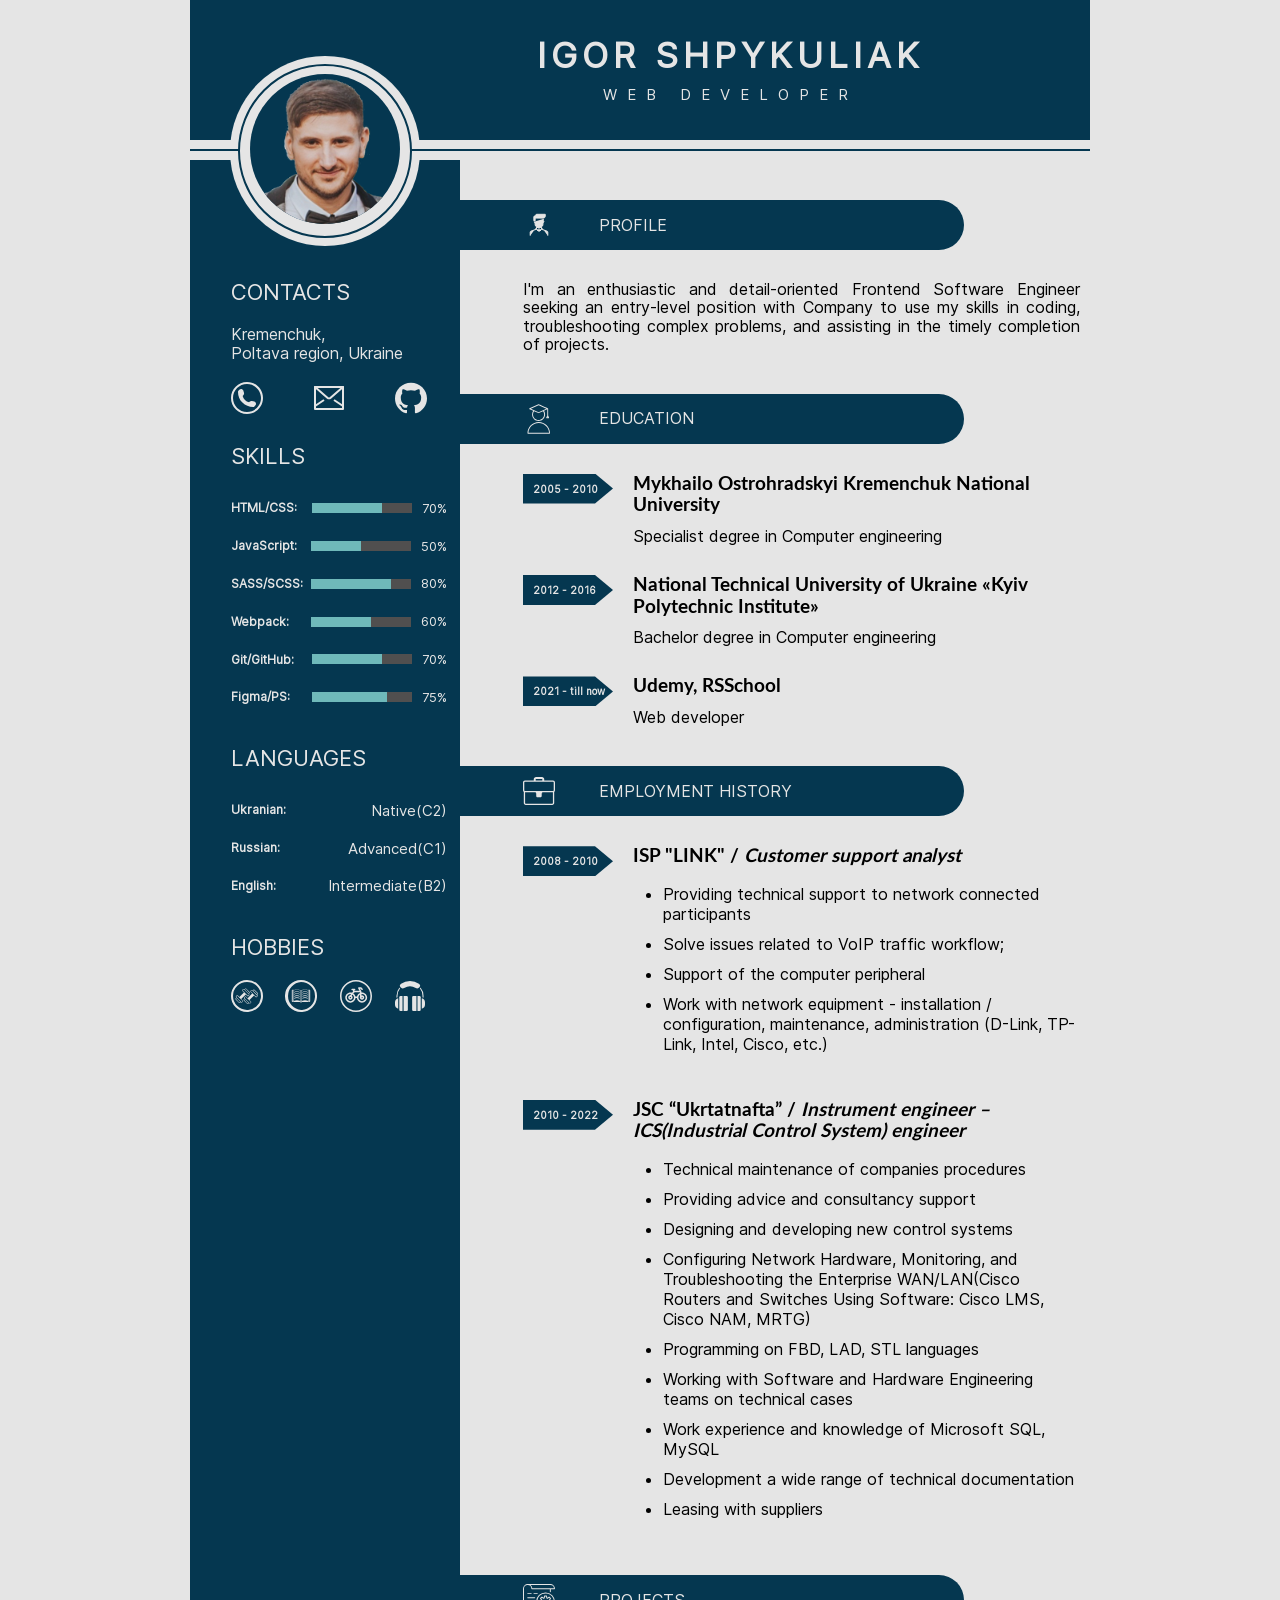
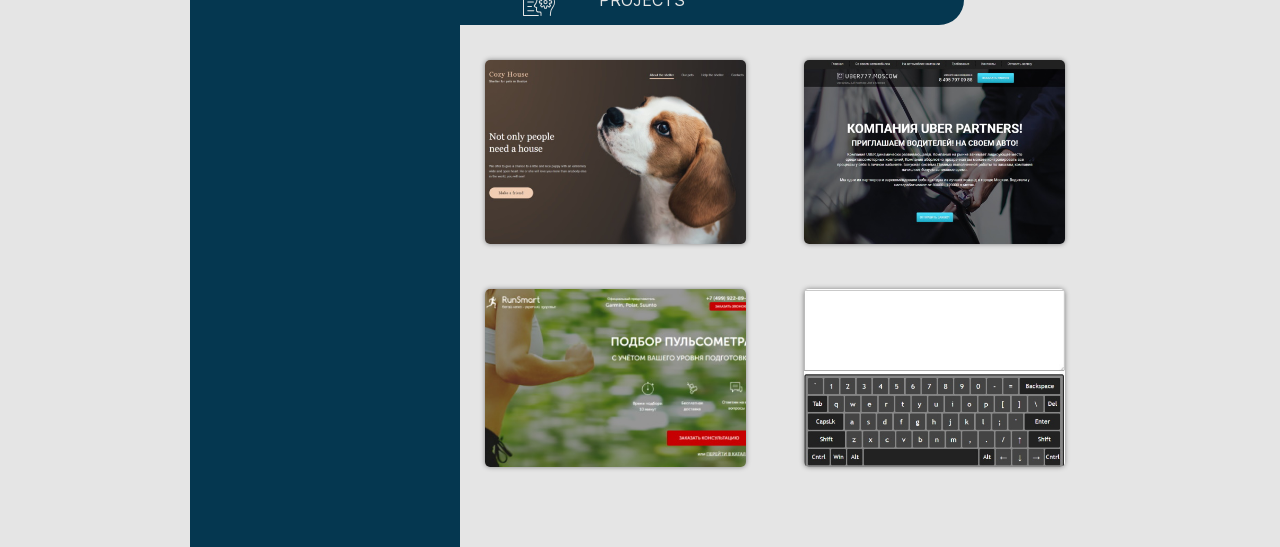
<file: index.html>
<!DOCTYPE html>
<html lang="en">
<head>
    <meta charset="UTF-8">
    <meta http-equiv="X-UA-Compatible" content="IE=edge">
    <meta name="viewport" content="width=device-width, initial-scale=1.0">
    <link type="Image/x-icon" href="icons/favicon.ico" rel="icon">
    <link rel="stylesheet" href="css/normalize.css">
    <link rel="stylesheet" href="css/fonts.css">
    <link rel="stylesheet" href="css/style.min.css">
    <title>Igor Shpykuliak</title>
</head>
<body>
    <div class="container">
        <header class="header">
            <div class="header__logo-wrapper">
                <div class="header__logo">
                    <img src="images/Own.png" alt="Igor" class="header__img">
                </div>
            </div>
            <div class="header__title">
                <h1 class="header__name">Igor Shpykuliak</h1>
                <span class="header__subtitle">Web developer</span>
            </div>
        </header>
   
        <main class="main">
            <aside class="main-aside">
                <div class="main-aside__menu">Menu</div>
                <div class="main-aside__wrapper">
                    <section class="main-aside__contacts">
                        <h2>Contacts</h2>
                        <address class="main-aside__address">Kremenchuk,<br> Poltava region, Ukraine</address>
                        <ul>
                            <li class="main-aside__phone"><a href="tel:+380674388000"><img src="icons/phone.svg" alt="phone"></a></li>
                            <li class="main-aside__mail"><a href="mailto:defleppard333gmail.com"><img src="icons/mail.svg" alt="mail"></a></li>
                            <li class="main-aside__git"><a href="https://github.com/DefLeppard333"><img src="icons/github.svg" alt="git"></a></li>
                        </ul>
                    </section>
                    <section class="main-aside__hard-skills">
                        <h2>Skills</h2>
                        <ul class="main-aside__skills">
                            <li>
                                <h3>HTML<span>/</span>CSS: </h3> 
                                <div class="main-aside__skills-content">
                                    <progress class="main-aside__skills-progress" value="70" max="100" data-current = "70"></progress>
                                    <span class="main-aside__skills-progress-num">70%</span>
                                </div>
                            </li>
                            <li>
                                <h3>JavaScript: </h3> 
                                <div class="main-aside__skills-content">
                                    <progress class="main-aside__skills-progress" value="50" max="100" data-current = "50"></progress>
                                    <span class="main-aside__skills-progress-num">50%</span>
                                </div>
                            </li>
                            <li>
                                <h3>SASS<span>/</span>SCSS: </h3>
                                <div class="main-aside__skills-content">
                                    <progress class="main-aside__skills-progress" value="80" max="100" data-current = "80"></progress>
                                    <span class="main-aside__skills-progress-num">80%</span>
                                </div>
                            </li>
                            <li>
                                <h3>Webpack: </h3>
                                <div class="main-aside__skills-content">
                                    <progress class="main-aside__skills-progress" value="60" max="100" data-current = "60"></progress>
                                    <span class="main-aside__skills-progress-num">60%</span>
                                </div>
                            </li>
                            <li>
                                <h3>Git<span>/</span>GitHub: </h3>
                                <div class="main-aside__skills-content">
                                    <progress class="main-aside__skills-progress" value="70" max="100" data-current = "70"></progress>
                                    <span class="main-aside__skills-progress-num">70%</span>
                                </div>
                            </li>
                            <li>
                                <h3>Figma<span>/</span>PS: </h3>
                                <div class="main-aside__skills-content">
                                    <progress class="main-aside__skills-progress" value="75" max="100" data-current = "75"></progress>
                                    <span class="main-aside__skills-progress-num">75%</span>
                                </div>
                            </li>
                        </ul>
                    </section>
                    <!-- <section class="main-aside__soft-skills">
                        <h2>Soft Skills</h2>
                        <ul class="main-aside__skills">
                            <li>
                                <h3>Problem-Solving: </h3> 
                                <div class="main-aside__skills-content">
                                    <progress class="main-aside__skills-progress" value="100" max="100" data-current = "100"></progress>
                                    <span class="main-aside__skills-progress-num">100%</span>
                                </div>
                            </li>
                            <li>
                                <h3>Adaptability: </h3> 
                                <div class="main-aside__skills-content">
                                    <progress class="main-aside__skills-progress" value="100" max="100" data-current = "100"></progress>
                                    <span class="main-aside__skills-progress-num">100%</span>
                                </div>
                            </li>
                            <li>
                                <h3>Patience: </h3>
                                <div class="main-aside__skills-content">
                                    <progress class="main-aside__skills-progress" value="100" max="100" data-current = "100"></progress>
                                    <span class="main-aside__skills-progress-num">100%</span>
                                </div>
                            </li>
                            <li>
                                <h3>Communication: </h3>
                                <div class="main-aside__skills-content">
                                    <progress class="main-aside__skills-progress" value="90" max="100" data-current = "90"></progress>
                                    <span class="main-aside__skills-progress-num">90%</span>
                                </div>
                            </li>
                            <li>
                                <h3>Teamwork: </h3>
                                <div class="main-aside__skills-content">
                                    <progress class="main-aside__skills-progress" value="80" max="100" data-current = "80"></progress>
                                    <span class="main-aside__skills-progress-num">80%</span>
                                </div>
                            </li>
                        </ul>
                    </section> -->
                    <section class="main-aside__langs">
                        <h2>Languages</h2>
                        <ul class="main-aside__langs-list">
                            <li>
                                <h3>Ukranian:</h3>
                                <span>Native(C2)</span>
                            </li>
                            <li>
                                <h3>Russian:</h3>
                                <span>Advanced(C1)</span>
                            </li>
                            <li>
                                <h3>English:</h3>
                                <span>Intermediate(B2)</span>
                            </li>
                        </ul>
                    </section>
                    <section class="main-aside__hobbies">
                        <h2>Hobbies</h2>
                        <ul>
                            <li><img src="icons/gym.svg" alt=""></li>
                            <li><img src="icons/book.svg" alt=""></li>
                            <li><img src="icons/bicycle.svg" alt=""></li>
                            <li><img src="icons/headphones.svg" alt=""></li>
                        </ul>
                    </section>
                </div>
            </aside>
            <div class="main__content">
                <section class="main__content-profile">
                    <div class="main__content-line">
                        <img src="icons/profile.svg" alt="Profile">
                        <h2>Profile</h2>
                    </div>
                    <div class="main__content-about">I'm an enthusiastic and detail-oriented Frontend Software Engineer seeking an entry-level position with Company to use my skills in coding, troubleshooting complex problems, and assisting in the timely completion of projects.</div>
                </section>
                <section class="main__content-education">
                    <div class="main__content-line">
                        <img src="icons/edu.svg" alt="book">
                        <h2>Education</h2>
                    </div>
                    <div class="main__content-wrapper">
                        <div class="main__content-arrow">2005 - 2010</div>
                        <div class="main__content-text"> 
                            <h3>Mykhailo Ostrohradskyi Kremenchuk National University</h3>
                             Specialist degree in Computer engineering 
                        </div>
                    </div>
                    <div class="main__content-wrapper">
                        <div class="main__content-arrow">2012 - 2016</div>
                        <div class="main__content-text">
                            <h3>National Technical University of Ukraine «Kyiv Polytechnic Institute»</h3>
                            Bachelor degree in Computer engineering  
                        </div>
                    </div>
                    <div class="main__content-wrapper">
                        <div class="main__content-arrow">2021 - till now</div>
                        <div class="main__content-text">
                            <h3>Udemy, RSSchool</h3>
                            Web developer 
                        </div>
                    </div>
                </section>
                <section class="main__content-work">
                    <div class="main__content-line">
                        <img src="icons/work.svg" alt="work">
                        <h2>Employment history</h2>
                    </div>
                    <div class="main__content-wrapper">
                        <div class="main__content-arrow">2008 - 2010</div>
                        <div class="main__content-text"> 
                            <h3>ISP "LINK" / <span>Customer support analyst</span></h3>
                             <ul>
                                 <li>Providing technical support to network connected participants</li>
                                 <li>Solve issues related to VoIP traffic workflow;</li>
                                 <li>Support of the computer peripheral</li>
                                 <li>Work with network equipment - installation / configuration, maintenance, administration (D-Link, TP-Link, Intel, Cisco, etc.)</li>
                             </ul>
                        </div>
                    </div>
                    <div class="main__content-wrapper">
                        <div class="main__content-arrow">2010 - 2022</div>
                        <div class="main__content-text"> 
                            <h3>JSC “Ukrtatnafta” / <span>Instrument engineer – ICS(Industrial Control System) engineer</span></h3>
                             <ul>
                                 <li>Technical maintenance of companies procedures</li>
                                 <li>Providing advice and consultancy support</li>
                                 <li>Designing and developing new control systems</li>
                                 <li>Configuring Network Hardware, Monitoring, and Troubleshooting the Enterprise  WAN/LAN(Cisco Routers and Switches Using Software: Cisco LMS, Cisco NAM, MRTG)</li>
                                 <li>Programming on FBD, LAD, STL languages</li>
                                 <li>Working with Software and Hardware Engineering teams on technical cases</li>
                                 <li>Work experience and knowledge of Microsoft SQL, MySQL</li>
                                 <li>Development a wide range of technical documentation</li>
                                 <li>Leasing with suppliers</li>
                             </ul>
                        </div>
                    </div>                    
                </section>
                <section class="main__content-portfolio">
                    <div class="main__content-line">
                        <img src="icons/portfolio.svg" alt="case">
                        <h2>Projects</h2>
                    </div>
                    <ul class="main__content-list">
                        <li> 
                            <a href="https://rolling-scopes-school.github.io/defleppard333-JSFE2022Q1/shelter/index.html" target="_blank" class="main__content-desc">Shelter</a>
                            <img src="images/shelter.jpg" alt="Shelter">
                        </li>
                        <li> 
                            <a href="https://defleppard333.github.io/uber/" target="_blank" class="main__content-desc"><span>Uber</span> </a>
                            <img src="images/uber.jpg" alt="uber">
                         </li>
                        <li> 
                            <a href="https://defleppard333.github.io/pulse/" target="_blank" class="main__content-desc">Pulse</a>
                            <img src="images/pulse.jpg" alt="pulse"> 
                        </li>
                        <li> 
                            <a href="https://defleppard333.github.io/VirtualKeyboard/" target="_blank" class="main__content-desc">VirtualKeyboard</a>
                            <img src="images/vrk.jpg" alt="keyboard"> 
                        </li>
                        
                       
                    </ul>
                </section>
            </div>
        </main>
    </div>
    <script src="js/index.js"></script>
</body>
</html>
</file>
<file: css/fonts.css>
@font-face {
    font-family: 'Inter';
    src: local('Inter Regular'), local('Inter-Regular'),
        url('../fonts/Inter-Regular.woff2') format('woff2'),
        url('../fonts/Inter-Regular.woff') format('woff'),
        url('../fonts/Inter-Regular.ttf') format('truetype');
    font-weight: 400;
    font-style: normal;
}
@font-face {
    font-family: 'Lato';
    src: url('../fonts/Lato-Bold.eot');
    src: url('Lato-Bold.eot?#iefix') format('embedded-opentype'),
    url('../fonts/Lato-Bold.woff') format('woff'),
    url('../fonts/Lato-Bold.ttf') format('truetype');
    font-weight: 700;
    font-style: normal;
    }
</file>
<file: css/style.min.css>
:root{font-size:10px}html{scroll-behavior:smooth;font-family:"Inter", sans-serif}body{background-color:#E5E5E5}._lock{overflow:hidden}.container{max-width:900px;margin:0 auto;position:relative}.header{text-align:center;position:relative;height:140px;background-color:#053750}@media (max-width: 360px){.header{height:100px}}.header::after{content:"";position:absolute;bottom:-11px;display:block;width:100%;border-bottom:2px solid #053750;z-index:1}.header__logo{position:absolute;bottom:-60%;left:60px;background-color:#053750;border-radius:100%;width:150px;height:150px;overflow:hidden;z-index:3}@media (max-width: 768px){.header__logo{bottom:0;top:15px;left:4%;width:100px;height:100px}}@media (max-width: 520px){.header__logo{display:none}}.header__logo-wrapper{width:70%}.header__logo-wrapper::after{content:'';position:absolute;bottom:-70%;left:48px;width:170px;height:170px;border-radius:100%;background-color:#E5E5E5;border:2px solid #053750;z-index:2}@media (max-width: 768px){.header__logo-wrapper::after{display:none}}.header__logo-wrapper::before{content:'';position:absolute;bottom:-76%;left:40px;width:190px;height:190px;background-color:#E5E5E5;border-radius:100%;z-index:1}@media (max-width: 768px){.header__logo-wrapper::before{display:none}}.header__logo img{width:80%}.header__title{width:80%;float:right;color:#E5E5E5;text-transform:uppercase}@media (max-width: 520px){.header__title{width:100%}}.header__name{margin:0;margin-top:35px;font-size:35px;letter-spacing:0.5rem}@media (max-width: 600px){.header__name{font-size:26px}}@media (max-width: 360px){.header__name{font-size:20px;margin-top:25px}}.header__subtitle{margin-top:0.5rem;font-size:15px;line-height:40px;letter-spacing:1rem}@media (max-width: 600px){.header__subtitle{font-size:10px}}.main{margin-top:20px;display:-webkit-box;display:-ms-flexbox;display:flex;-webkit-box-pack:center;-ms-flex-pack:center;justify-content:center;position:relative}.main-aside{background-color:#053750;-ms-flex-preferred-size:30%;flex-basis:30%;min-width:270px;position:relative}.main-aside__menu{display:none;position:absolute;top:0;right:-50px;width:50px;height:30px;text-align:center;line-height:28px;color:#E5E5E5;letter-spacing:0.06em;background-color:#053750;cursor:pointer}@media (max-width: 768px){.main-aside__menu{display:block}}@media (max-width: 768px){.main-aside{position:absolute;top:0;left:-270px}.main-aside_active{left:0}}.main-aside__contacts ul{margin:0;margin-top:20px;list-style-type:none;padding:0;display:-webkit-box;display:-ms-flexbox;display:flex;-webkit-box-pack:justify;-ms-flex-pack:justify;justify-content:space-between}.main-aside__contacts ul li{width:32px;height:32px;margin-right:20px}.main-aside__wrapper{margin:100px 5% 0 15%;display:-webkit-box;display:-ms-flexbox;display:flex;-webkit-box-orient:vertical;-webkit-box-direction:normal;-ms-flex-direction:column;flex-direction:column}@media (max-width: 768px){.main-aside__wrapper{margin:20px 5% 0 15%}}.main-aside__wrapper h2{font-size:22px;color:#E5E5E5;font-weight:400;text-transform:uppercase;margin:20px 0}.main-aside__address{-ms-flex-preferred-size:100%;flex-basis:100%;color:#E5E5E5;font-size:16px;font-style:normal}.main-aside__hard-skills{margin-top:10px}.main-aside__skills{padding:0;list-style-type:none;color:#E5E5E5}.main-aside__skills li{display:-webkit-box;display:-ms-flexbox;display:flex;-webkit-box-pack:justify;-ms-flex-pack:justify;justify-content:space-between;-webkit-box-align:center;-ms-flex-align:center;align-items:center}.main-aside__skills h3{font-size:12px}.main-aside__skills-content{display:-webkit-box;display:-ms-flexbox;display:flex;-webkit-box-align:center;-ms-flex-align:center;align-items:center}.main-aside__skills-progress{background-color:#6FB9BA;border-radius:20px}.main-aside__skills-progress::-webkit-progress-bar{background-color:#504f4f}.main-aside__skills-progress::-webkit-progress-value{background-color:#6FB9BA}.main-aside__skills-progress::-moz-progress-bar{background-color:#6FB9BA}.main-aside__skills-progress-num{margin-left:10px;font-size:13px}.main-aside__langs-list{padding:0;list-style-type:none;color:#E5E5E5}.main-aside__langs-list li{display:-webkit-box;display:-ms-flexbox;display:flex;-webkit-box-pack:justify;-ms-flex-pack:justify;justify-content:space-between;-webkit-box-align:center;-ms-flex-align:center;align-items:center}.main-aside__langs-list li h3{font-size:12px}.main-aside__langs-list li span{font-size:15px}.main-aside__hobbies{margin-bottom:20px}.main-aside__hobbies ul{padding:0;list-style-type:none;display:-webkit-box;display:-ms-flexbox;display:flex;-webkit-box-pack:justify;-ms-flex-pack:justify;justify-content:space-between;margin-right:20px}.main-aside__hobbies ul li{width:32px;height:32px}.main__content{-ms-flex-preferred-size:70%;flex-basis:70%}@media (max-width: 768px){.main__content{-ms-flex-preferred-size:100%;flex-basis:100%}}.main__content-line{margin-top:40px;padding-left:10%;height:50px;width:70%;background-color:#053750;border-radius:0 50px 50px 0;display:-webkit-box;display:-ms-flexbox;display:flex;-webkit-box-align:center;-ms-flex-align:center;align-items:center}.main__content-line img{width:32px;height:32px}.main__content-line h2{font-size:22px;color:#E5E5E5;font-weight:400;text-transform:uppercase;margin:20px 0;font-size:16px;margin-left:10%}.main__content-about{margin:30px 10px 0px 10%;font-size:16px;text-align:justify}.main__content-wrapper{display:-webkit-box;display:-ms-flexbox;display:flex;margin:30px 10px 0px 10%}@media (max-width: 500px){.main__content-wrapper{-webkit-box-orient:vertical;-webkit-box-direction:normal;-ms-flex-direction:column;flex-direction:column}}.main__content-arrow{margin-right:20px;-ms-flex-preferred-size:15%;flex-basis:15%;min-width:80px;height:30px;line-height:31px;background-color:#053750;-webkit-clip-path:polygon(0% 0%, 80% 0, 100% 50%, 80% 100%, 0% 100%);clip-path:polygon(0% 0%, 80% 0, 100% 50%, 80% 100%, 0% 100%);text-align:left;padding-left:10px;font-weight:700;color:#E5E5E5;z-index:-1}@media (max-width: 500px){.main__content-arrow{width:15%;margin-bottom:15px}}.main__content-text{-ms-flex-preferred-size:85%;flex-basis:85%;font-size:16px;text-align:left}.main__content-text h3{font-family:"Lato", serif;margin:0;margin-bottom:10px}.main__content-text h3 span{font-style:italic}.main__content-text ul{padding:0px 0px 0px 30px}.main__content-text ul li{margin-bottom:10px;line-height:20px}.main__content-list{display:-webkit-box;display:-ms-flexbox;display:flex;-ms-flex-wrap:wrap;flex-wrap:wrap;-webkit-box-pack:justify;-ms-flex-pack:justify;justify-content:space-between;padding:25px}.main__content-list li{-ms-flex-preferred-size:45%;flex-basis:45%;display:-webkit-box;display:-ms-flexbox;display:flex;overflow:hidden;margin-bottom:45px;position:relative;border-radius:5px;overflow:hidden;-webkit-transition:all 1s ease;transition:all 1s ease;cursor:pointer;-webkit-box-shadow:0 0 5px #808080;box-shadow:0 0 5px #808080;overflow:hidden}.main__content-list li:hover{-webkit-box-shadow:5px 5px 10px #808080;box-shadow:5px 5px 10px #808080}.main__content-list li:hover .main__content-desc{opacity:1;-webkit-transform:rotateY(0);transform:rotateY(0)}.main__content-list li a{color:#E5E5E5;font-size:26px;letter-spacing:2px;text-decoration:none;-webkit-box-align:center;-ms-flex-align:center;align-items:center;-webkit-box-pack:center;-ms-flex-pack:center;justify-content:center;display:-webkit-box;display:-ms-flexbox;display:flex}.main__content-list img{width:100%;-o-object-fit:cover;object-fit:cover;overflow:hidden}.main__content-desc{position:absolute;top:0;left:0;width:100%;height:100%;background-color:#053750;color:white;text-align:center;opacity:0;-webkit-transition:all 1s ease;transition:all 1s ease;-webkit-transform:rotateY(90deg);transform:rotateY(90deg)}
</file>
